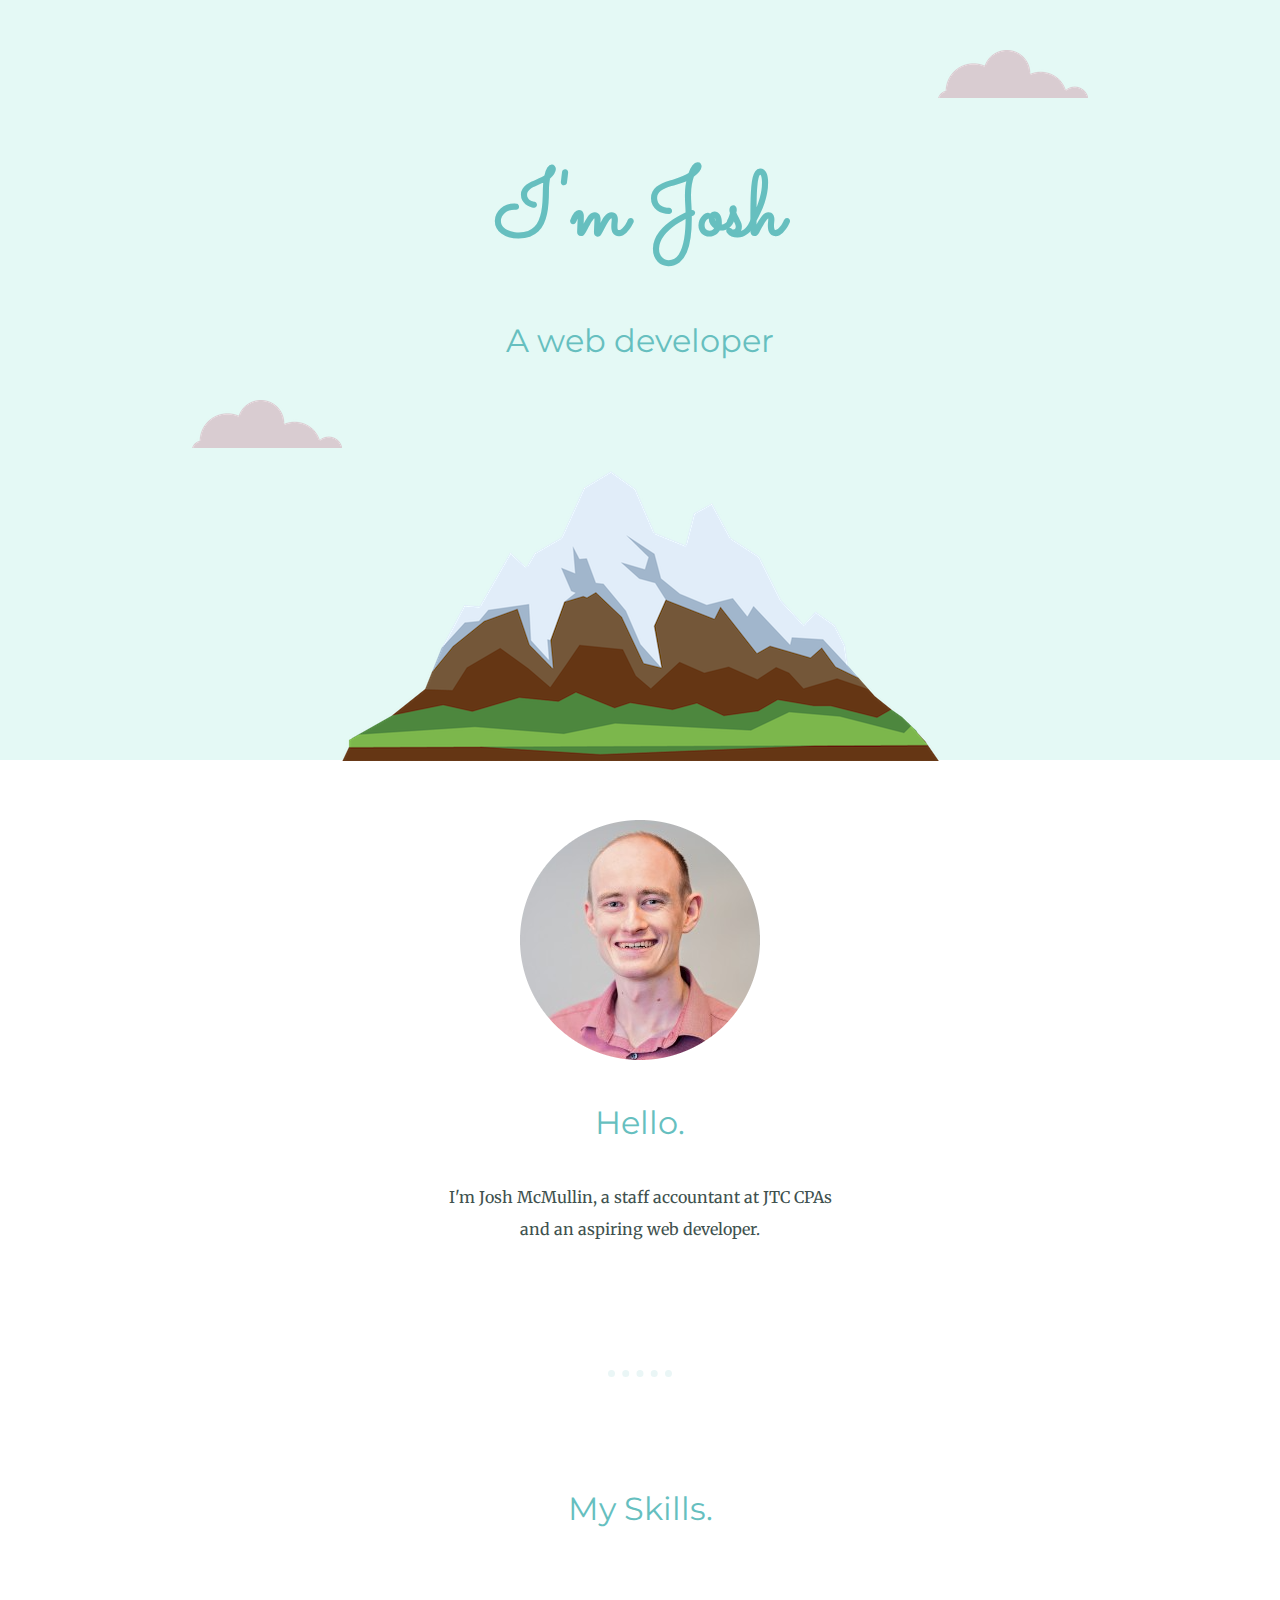
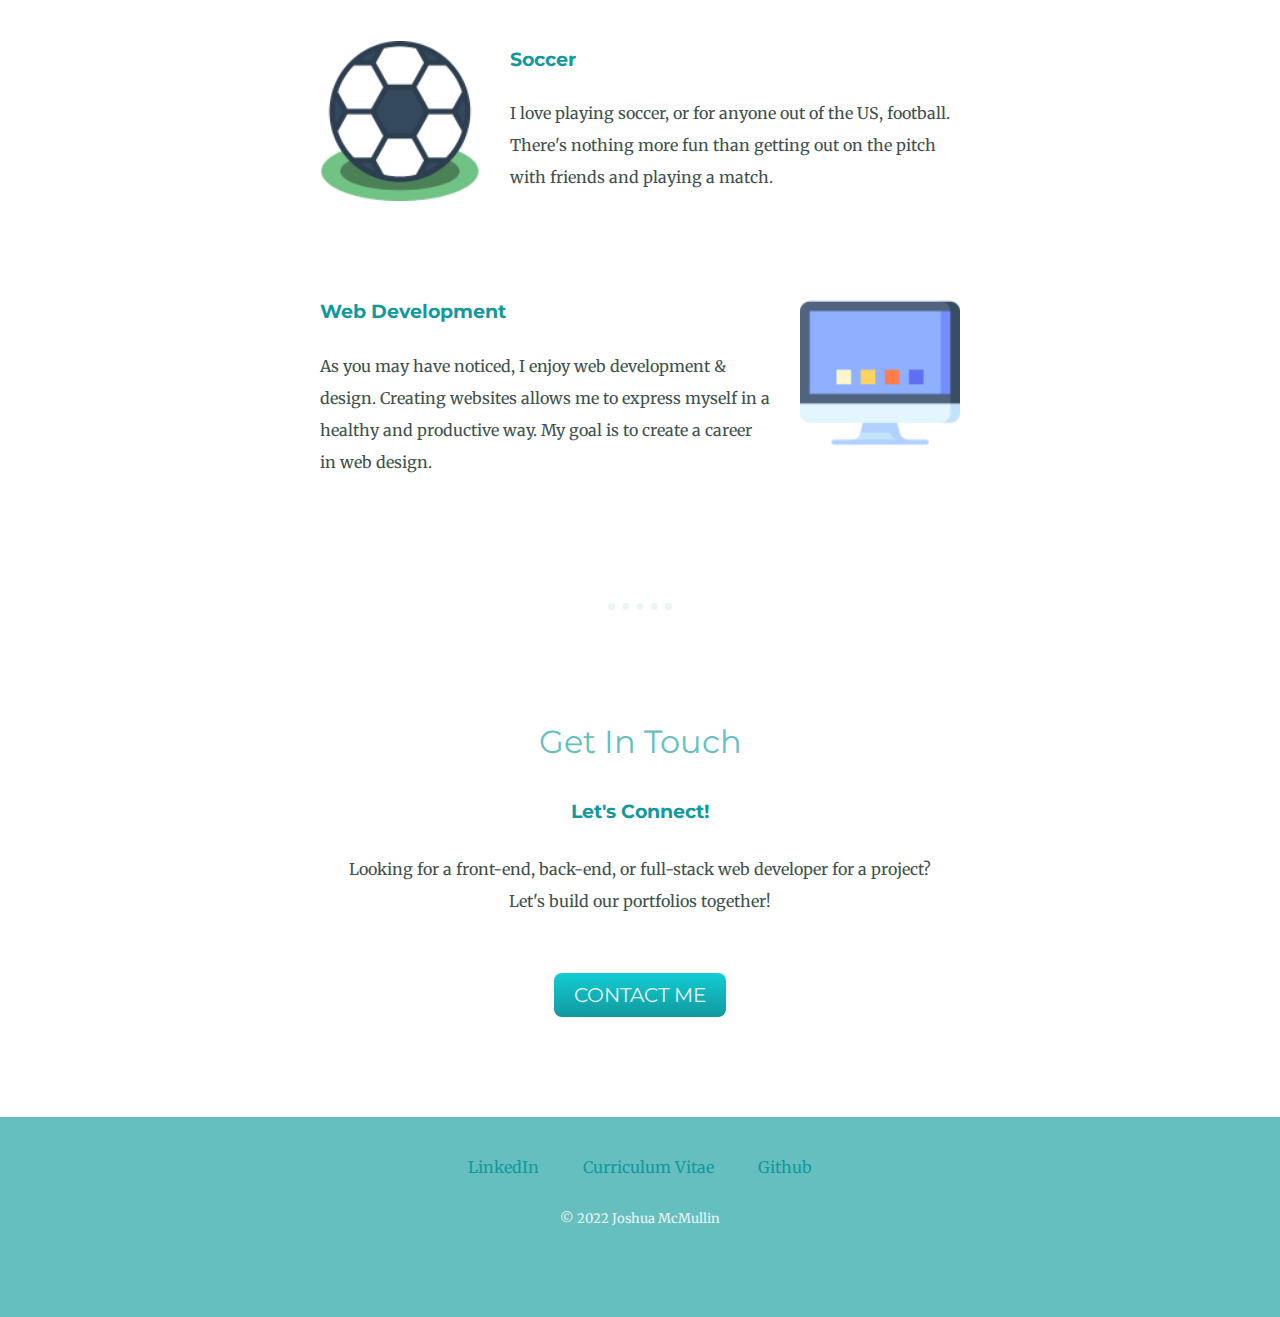
<file: index.html>
<!DOCTYPE html>
<html lang="en" dir="ltr">

<head>
  <meta charset="utf-8">
  <link rel="stylesheet" href="css/styles.css">
  <link rel="icon" href="favicon.ico">
  <!-- embedding from fonts.google.com to allow anyone to view with the font I choose -->
  <link rel="preconnect" href="https://fonts.googleapis.com">
  <link rel="preconnect" href="https://fonts.gstatic.com" crossorigin>
  <link href="https://fonts.googleapis.com/css2?family=Merriweather&family=Montserrat&family=Sacramento&display=swap" rel="stylesheet">

  <title>Josh McMullin</title>
</head>

<body>
  <div class="top-container">
    <img src="images/cloud.png" alt="cloud-img" class="top-cloud">
    <h1>I'm Josh</h1>
    <h2>A web developer</h2>
    <div class="top1-container">
      <img src="images/cloud.png" alt="cloud-img" class="bottom-cloud">
      <img src="images/mountain.png" alt="mountain-img" class="mountain-img">
    </div>
  </div>

  <div class="middle-container">
    <div class="profile">
      <img src="images/josh.png" alt="josh-profile-pic">
      <h2>Hello.</h2>
      <p class="intro">I'm Josh McMullin, a staff accountant at JTC CPAs and an aspiring web developer.</p>
    </div>

    <hr>
    <div class="skills">
      <h2>My Skills.</h2>
      <div class="skill-row">
        <img class="soccer-skill" src="images/football.png" alt="soccer-ball-img">
        <h3>Soccer</h3>
        <p>I love playing soccer, or for anyone out of the US, football. There's nothing more fun than getting out on the pitch with friends and playing a match.</p>
      </div>

      <div class="skill-row">
        <img class="computer-skill" src="images/desktop.png" alt="computer-img">
        <h3>Web Development</h3>
        <p>As you may have noticed, I enjoy web development & design. Creating websites allows me to express myself in a healthy and productive way.
          My goal is to create a career in web design.</p>
      </div>

    </div>

    <hr>
    <div class="contact-me">
      <h2>Get In Touch</h2>
      <h3 class="lets-connect">Let's Connect!</h3>
      <p class="contact-text">Looking for a front-end, back-end, or full-stack web developer for a project?<br /> Let's build our portfolios together!</p>
      <a class="btn" href="mailto:josh.a.mcmullin@gmail.com">CONTACT ME</a>
    </div>

  </div>

  <div class="bottom-container">
    <a class="footer-link" href="https://www.linkedin.com/in/josh-mcmullin-984296236/">LinkedIn</a>
    <a class="footer-link" href="https://joshmcmullin.github.io/cv/">Curriculum Vitae</a>
    <a class="footer-link" href="https://github.com/joshmcmullin">Github</a>

    <p class="copyright">© 2022 Joshua McMullin</p>
  </div>

</body>

</html>
</file>
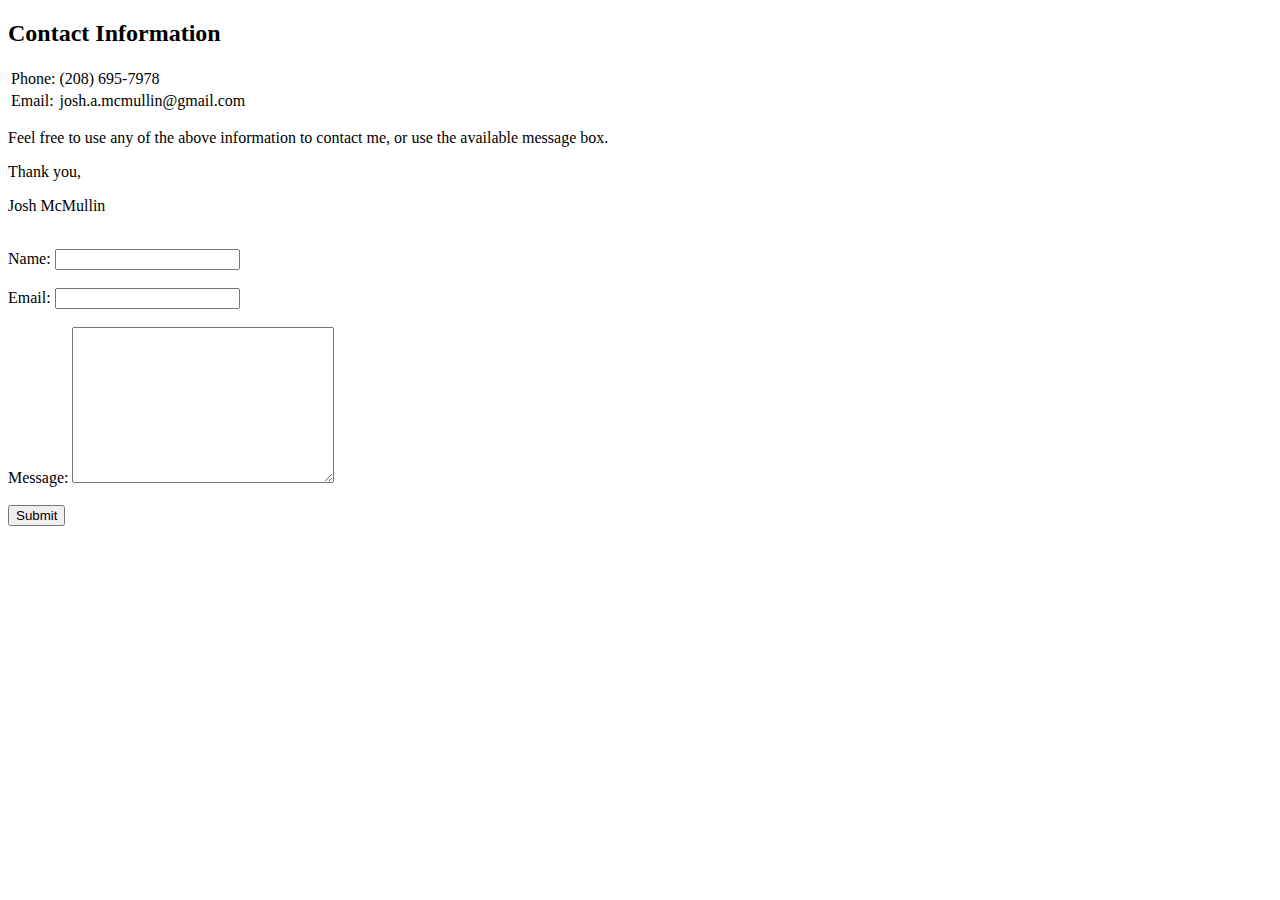
<file: contact.html>
<!DOCTYPE html>
<html lang="en" dir="ltr">

<head>
  <meta charset="utf-8">
  <title>Contact Me</title>
</head>

<body>
  <h2>Contact Information</h2>
  <table>
    <tbody>
      <tr>
        <td>Phone:</td>
        <td>(208) 695-7978</td>
      </tr>
      <tr>
        <td>Email:</td>
        <td>josh.a.mcmullin@gmail.com</td>
      </tr>
    </tbody>
  </table>
  <p>Feel free to use any of the above information to contact me, or use the
  available message box.</p>
  <p>Thank you,</p>
  <p>Josh McMullin</p>
  <br>

  <form action="mailto:josh.a.mcmullin@gmail.com">
    <label>Name:</label>
    <input type="text"><br>
    <br>
    <label>Email:</label>
    <input type="email"><br>
    <br>
    <label>Message:</label>
    <textarea name="" id="" cols="30" rows="10"></textarea><br>
    <br>
    <input type="submit">

  </form>
</body>

</html>
</file>
<file: css/styles.css>
body {
  color: #40514E;
  text-align: center;
  font-family: "Merriweather", serif;
  margin: 0;
}

h1 {
  font-size: 5.625rem;
  font-family: "Sacramento", cursive;
  margin: 50px auto 0 auto;
  color: #66BFBF;
}

h2 {
  font-size: 2rem;
  font-family: "Montserrat", sans-serif;
  color: #66BFBF;
  font-weight: normal;
  line-height: 2;
}

h3 {
  font-family: "Montserrat", sans-serif;
  color: #11999E;
}

hr {
  color: #EAF6F6;
  width: 5%;
  margin: 125px auto 100px;
  border: none;
  border-top: dotted;
  border-width: 7px;
}

a {
  color: #11999E;
}

a:hover {
  color: #EAF6F6;
}

.intro {
  width: 30%;
  margin: 0 auto;
  line-height: 2;
}

.soccer-skill {
  width: 25%;
  float: left;
  margin-right: 30px;
}

.computer-skill {
  width: 25%;
  float: right;
  margin-left: 30px;
}

.skill-row {
  width: 50%;
  margin: 100px auto;
  text-align: left;
  line-height: 2;
}

.copyright {
  font-size: 0.8125em;
  color: #EAF6F6;
}

.lets-connect {
  margin-bottom: 30px;
}

.top-container {
  background-color: #E4F9F5;
  position: relative;
  padding-top: 100px;
  margin-bottom: 60px;
}

.top-cloud {
  position: absolute;
  right: 15%;
  top: 50px;
}

.bottom-cloud {
  position: absolute;
  top: 400px;
  left: 15%;
}

.mountain-img {
  position: relative;
  top: 5px;
}

@media only screen and (max-width: 700px) {
  .mountain-img {
    width: 475px;
  }
}

.bottom-container {
  background-color: #66BFBF;
  height: 200px;
}

.contact-text {
  line-height: 2;
}

.footer-link {
  margin: 40px 20px 20px 20px;
  text-decoration: none;
  font-family: "Montserrat"sans-serif;
  display: inline-block;
}

.contact-me {
  margin: 60px 0 60px 0;
}

.btn {
  display: inline-block;
  margin: 40px;
  background: #11cdd4;
  background-image: -webkit-linear-gradient(top, #11cdd4, #11999e);
  background-image: -moz-linear-gradient(top, #11cdd4, #11999e);
  background-image: -ms-linear-gradient(top, #11cdd4, #11999e);
  background-image: -o-linear-gradient(top, #11cdd4, #11999e);
  background-image: linear-gradient(to bottom, #11cdd4, #11999e);
  -webkit-border-radius: 8;
  -moz-border-radius: 8;
  border-radius: 8px;
  font-family: "Montserrat", sans-serif;
  color: #EAF6F6;
  font-size: 20px;
  padding: 10px 20px 10px 20px;
  text-decoration: none;
}

.btn:hover {
  background: #30e3cb;
  background-image: -webkit-linear-gradient(top, #30e3cb, #2bc4ad);
  background-image: -moz-linear-gradient(top, #30e3cb, #2bc4ad);
  background-image: -ms-linear-gradient(top, #30e3cb, #2bc4ad);
  background-image: -o-linear-gradient(top, #30e3cb, #2bc4ad);
  background-image: linear-gradient(to bottom, #30e3cb, #2bc4ad);
  text-decoration: none;
}
</file>
